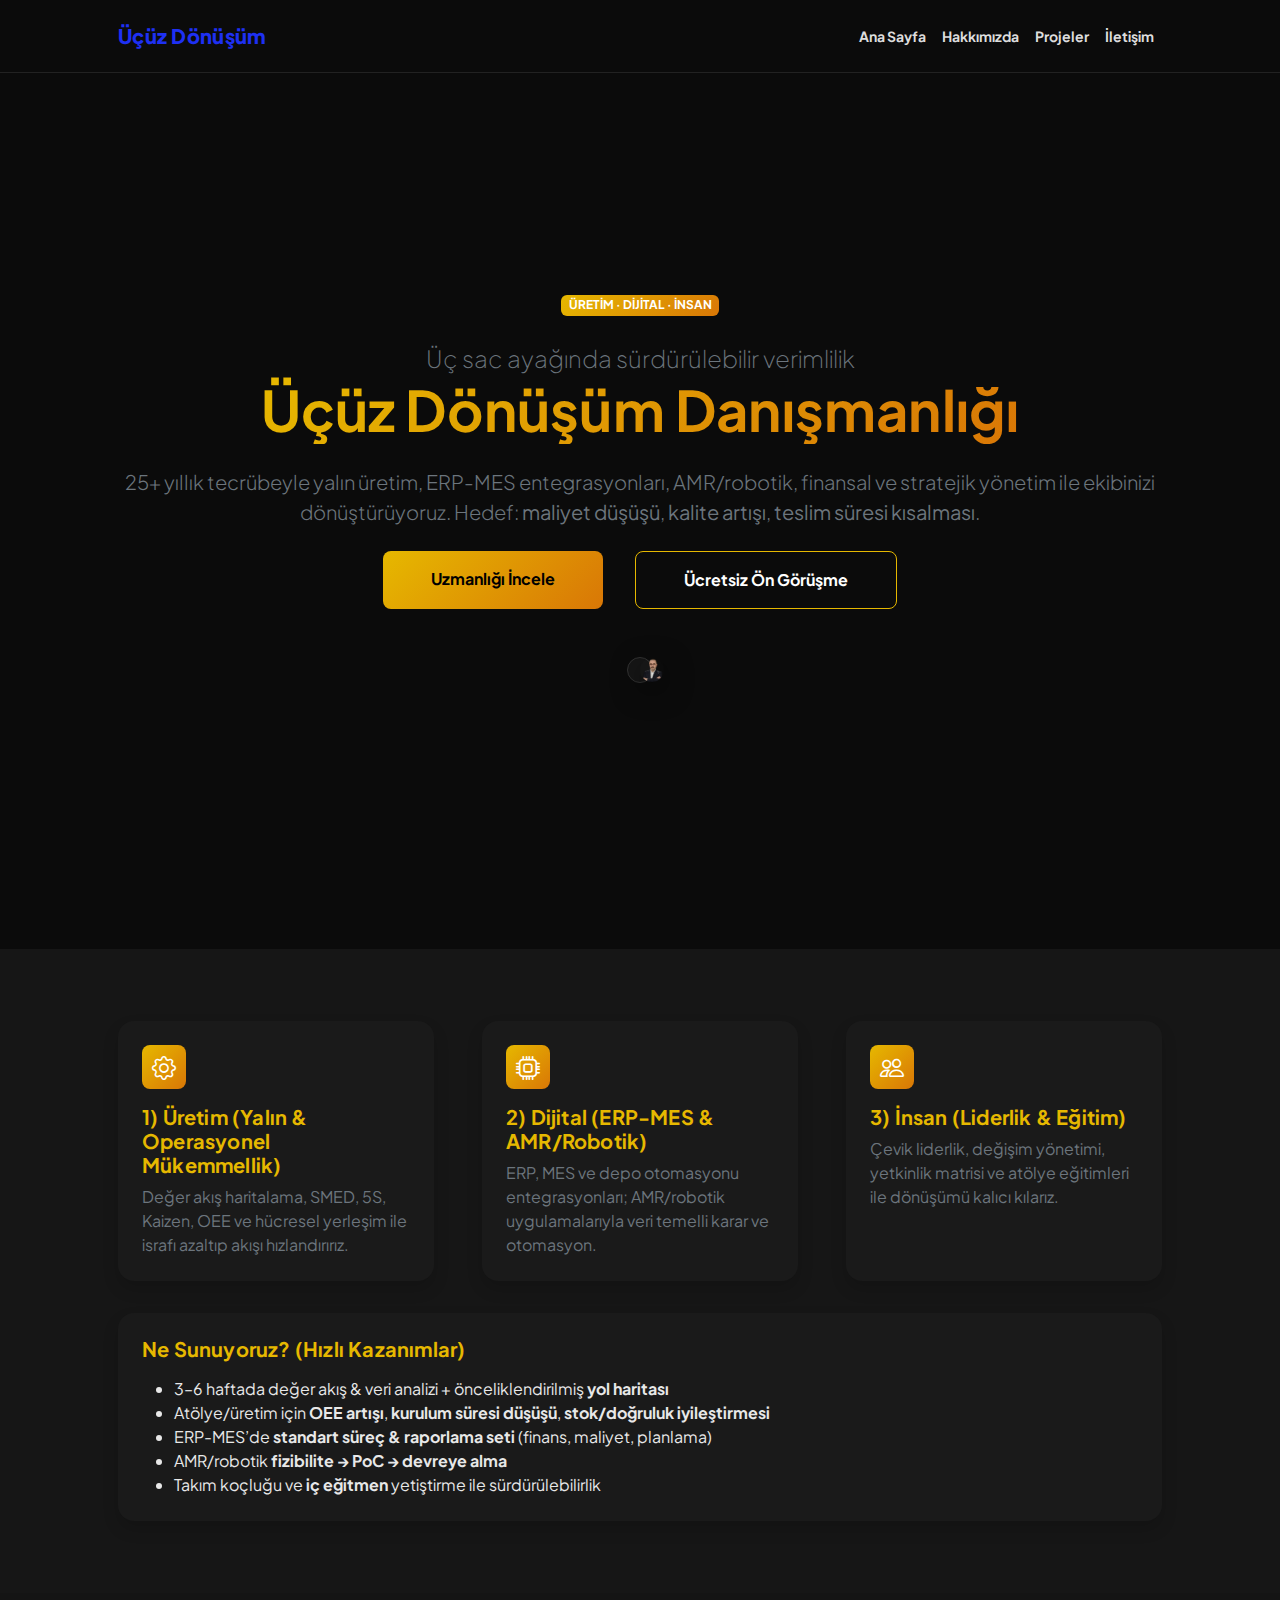
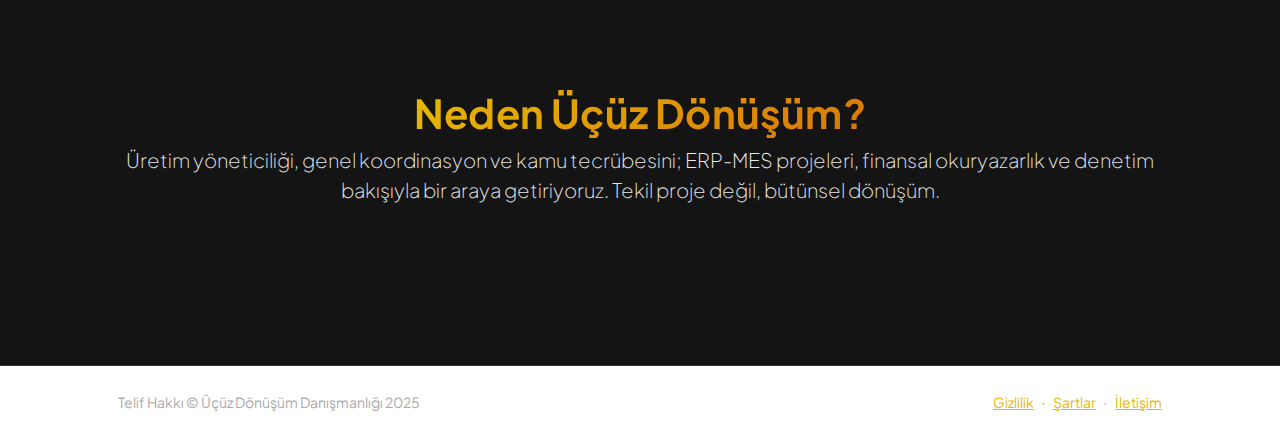
<file: index.html>
<!DOCTYPE html>
<html lang="tr">
<head>
    <meta charset="utf-8" />
    <meta name="viewport" content="width=device-width, initial-scale=1, shrink-to-fit=no" />
    <meta name="description" content="Üçüz Dönüşüm Danışmanlığı: Üretim, Dijital ve İnsan odağında verimlilik artışı" />
    <meta name="author" content="Üçüz Dönüşüm Danışmanlığı" />
    <title>Üçüz Dönüşüm Danışmanlığı</title>
    <link rel="icon" type="image/x-icon" href="assets/favicon.ico" />
    <link rel="preconnect" href="https://fonts.googleapis.com" />
    <link rel="preconnect" href="https://fonts.gstatic.com" crossorigin />
    <link href="https://fonts.googleapis.com/css2?family=Plus+Jakarta+Sans:wght@300;400;600;700;800&display=swap" rel="stylesheet" />
    <link href="https://cdn.jsdelivr.net/npm/bootstrap-icons@1.8.1/font/bootstrap-icons.css" rel="stylesheet" />
    <link href="css/styles.css" rel="stylesheet" />
    <link href="css/custom.css" rel="stylesheet" />
</head>
<body class="d-flex flex-column h-100">
    <main class="flex-shrink-0">
        <!-- Navigation -->
        <nav class="navbar navbar-expand-lg navbar-light bg-white py-3">
            <div class="container px-5">
                <a class="navbar-brand" href="index.html">
                    <span class="fw-bolder text-primary">Üçüz Dönüşüm</span>
                </a>
                <button class="navbar-toggler" type="button" data-bs-toggle="collapse" data-bs-target="#navbarSupportedContent" aria-controls="navbarSupportedContent" aria-expanded="false" aria-label="Menüyü Aç">
                    <span class="navbar-toggler-icon"></span>
                </button>
                <div class="collapse navbar-collapse" id="navbarSupportedContent">
                    <ul class="navbar-nav ms-auto mb-2 mb-lg-0 small fw-bolder">
                        <li class="nav-item"><a class="nav-link" href="index.html">Ana Sayfa</a></li>
                        <li class="nav-item"><a class="nav-link" href="resume.html">Hakkımızda</a></li>
                        <li class="nav-item"><a class="nav-link" href="projects.html">Projeler</a></li>
                        <li class="nav-item"><a class="nav-link" href="contact.html">İletişim</a></li>
                    </ul>
                </div>
            </div>
        </nav>

        <!-- Hero / Header -->
        <header class="py-5">
            <div class="container px-5 pb-5">
                <div class="row gx-5 align-items-center">
                    <div class="col-xxl-5">
                        <div class="text-center text-xxl-start">
                            <div class="badge bg-gradient-primary-to-secondary text-white mb-4">
                                <div class="text-uppercase">Üretim &middot; Dijital &middot; İnsan</div>
                            </div>
                            <div class="fs-4 fw-light text-muted">Üç sac ayağında sürdürülebilir verimlilik</div>
                            <h1 class="display-4 fw-bolder mb-4">
                                <span class="text-gradient d-inline">Üçüz Dönüşüm Danışmanlığı</span>
                            </h1>
                            <p class="lead text-muted mb-4">
                                25+ yıllık tecrübeyle yalın üretim, ERP-MES entegrasyonları, AMR/robotik, finansal ve stratejik yönetim ile
                                ekibinizi dönüştürüyoruz. Hedef: <strong>maliyet düşüşü</strong>, <strong>kalite artışı</strong>, <strong>teslim süresi kısalması</strong>.
                            </p>
                            <div class="d-grid gap-3 d-sm-flex justify-content-sm-center justify-content-xxl-start">
                                <a class="btn btn-primary btn-lg px-5 py-3 me-sm-3 fs-6 fw-bolder" href="resume.html">Uzmanlığı İncele</a>
                                <a class="btn btn-outline-dark btn-lg px-5 py-3 fs-6 fw-bolder" href="contact.html">Ücretsiz Ön Görüşme</a>
                            </div>
                        </div>
                    </div>
                    <div class="col-xxl-7">
                        <div class="d-flex justify-content-center mt-5 mt-xxl-0">
                            <div class="profile bg-gradient-primary-to-secondary">
                                <img class="profile-img" src="assets/profile.png" alt="Profil Görseli" />
                            </div>
                        </div>


                    </div>
                </div>
            </div>
        </header>

        <!-- What is Üçüz Dönüşüm -->
        <section class="py-5">
            <div class="container px-5">
                <div class="row gx-5">
                    <div class="col-lg-4 mb-4">
                        <div class="card shadow border-0 h-100 rounded-4">
                            <div class="card-body p-4">
                                <div class="feature bg-primary text-white rounded-3 mb-3 d-inline-flex align-items-center justify-content-center" style="width:44px;height:44px;">
                                    <i class="bi bi-gear"></i>
                                </div>
                                <h3 class="h5 fw-bolder">1) Üretim (Yalın & Operasyonel Mükemmellik)</h3>
                                <p class="text-muted mb-0">Değer akış haritalama, SMED, 5S, Kaizen, OEE ve hücresel yerleşim ile israfı azaltıp akışı hızlandırırız.</p>
                            </div>
                        </div>
                    </div>
                    <div class="col-lg-4 mb-4">
                        <div class="card shadow border-0 h-100 rounded-4">
                            <div class="card-body p-4">
                                <div class="feature bg-primary text-white rounded-3 mb-3 d-inline-flex align-items-center justify-content-center" style="width:44px;height:44px;">
                                    <i class="bi bi-cpu"></i>
                                </div>
                                <h3 class="h5 fw-bolder">2) Dijital (ERP-MES & AMR/Robotik)</h3>
                                <p class="text-muted mb-0">ERP, MES ve depo otomasyonu entegrasyonları; AMR/robotik uygulamalarıyla veri temelli karar ve otomasyon.</p>
                            </div>
                        </div>
                    </div>
                    <div class="col-lg-4 mb-4">
                        <div class="card shadow border-0 h-100 rounded-4">
                            <div class="card-body p-4">
                                <div class="feature bg-primary text-white rounded-3 mb-3 d-inline-flex align-items-center justify-content-center" style="width:44px;height:44px;">
                                    <i class="bi bi-people"></i>
                                </div>
                                <h3 class="h5 fw-bolder">3) İnsan (Liderlik & Eğitim)</h3>
                                <p class="text-muted mb-0">Çevik liderlik, değişim yönetimi, yetkinlik matrisi ve atölye eğitimleri ile dönüşümü kalıcı kılarız.</p>
                            </div>
                        </div>
                    </div>
                </div>

                <!-- Quick Wins -->
                <div class="row gx-5 mt-2">
                    <div class="col-lg-12">
                        <div class="card shadow border-0 rounded-4">
                            <div class="card-body p-4">
                                <h3 class="h5 fw-bolder mb-3">Ne Sunuyoruz? (Hızlı Kazanımlar)</h3>
                                <ul class="mb-0 text-muted">
                                    <li>3–6 haftada değer akış & veri analizi + önceliklendirilmiş <strong>yol haritası</strong></li>
                                    <li>Atölye/üretim için <strong>OEE artışı</strong>, <strong>kurulum süresi düşüşü</strong>, <strong>stok/doğruluk iyileştirmesi</strong></li>
                                    <li>ERP-MES’de <strong>standart süreç & raporlama seti</strong> (finans, maliyet, planlama)</li>
                                    <li>AMR/robotik <strong>fizibilite → PoC → devreye alma</strong></li>
                                    <li>Takım koçluğu ve <strong>iç eğitmen</strong> yetiştirme ile sürdürülebilirlik</li>
                                </ul>
                            </div>
                        </div>
                    </div>
                </div>

            </div>
        </section>

        <!-- About / social -->
        <section class="bg-light py-5">
            <div class="container px-5">
                <div class="row gx-5 justify-content-center">
                    <div class="col-xxl-10">
                        <div class="text-center my-4">
                            <h2 class="display-6 fw-bolder"><span class="text-gradient d-inline">Neden Üçüz Dönüşüm?</span></h2>
                            <p class="lead fw-light mb-3">
                                Üretim yöneticiliği, genel koordinasyon ve kamu tecrübesini; ERP-MES projeleri, finansal okuryazarlık ve
                                denetim bakışıyla bir araya getiriyoruz. Tekil proje değil, bütünsel dönüşüm.
                            </p>
                            <div class="d-flex justify-content-center fs-2 gap-4">
                                <a class="text-gradient" href="resume.html" title="Deneyim ve Eğitim"><i class="bi bi-award"></i></a>
                                <a class="text-gradient" href="projects.html" title="Örnek Çalışmalar"><i class="bi bi-kanban"></i></a>
                                <a class="text-gradient" href="contact.html" title="Randevu"><i class="bi bi-calendar2-check"></i></a>
                            </div>
                        </div>
                    </div>
                </div>
            </div>
        </section>

    </main>

    <!-- Footer -->
    <footer class="bg-white py-4 mt-auto">
        <div class="container px-5">
            <div class="row align-items-center justify-content-between flex-column flex-sm-row">
                <div class="col-auto"><div class="small m-0">Telif Hakkı &copy; Üçüz Dönüşüm Danışmanlığı 2025</div></div>
                <div class="col-auto">
                    <a class="small" href="#!">Gizlilik</a>
                    <span class="mx-1">&middot;</span>
                    <a class="small" href="#!">Şartlar</a>
                    <span class="mx-1">&middot;</span>
                    <a class="small" href="contact.html">İletişim</a>
                </div>
            </div>
        </div>
    </footer>

    <script src="https://cdn.jsdelivr.net/npm/bootstrap@5.2.3/dist/js/bootstrap.bundle.min.js"></script>
    <script src="js/scripts.js"></script>
</body>
</html>
</file>
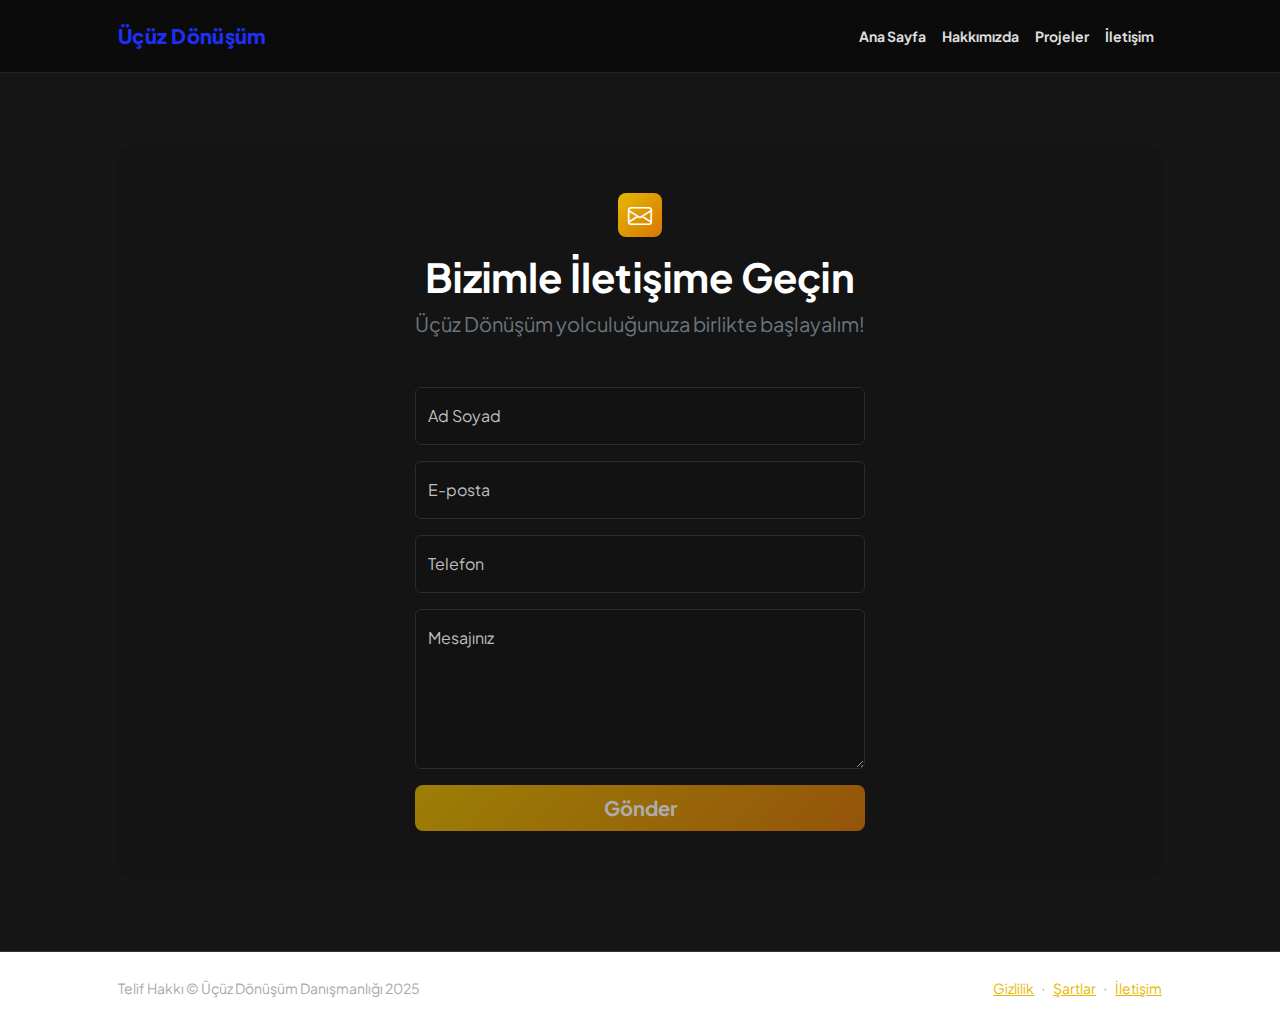
<file: contact.html>
<!DOCTYPE html>
<html lang="tr">
<head>
    <meta charset="utf-8" />
    <meta name="viewport" content="width=device-width, initial-scale=1, shrink-to-fit=no" />
    <meta name="description" content="Üçüz Dönüşüm Danışmanlığı İletişim" />
    <meta name="author" content="Üçüz Dönüşüm Danışmanlığı" />
    <title>İletişim - Üçüz Dönüşüm Danışmanlığı</title>
    <!-- Favicon-->
    <link rel="icon" type="image/x-icon" href="assets/favicon.ico" />
    <!-- Custom Google font-->
    <link rel="preconnect" href="https://fonts.googleapis.com" />
    <link rel="preconnect" href="https://fonts.gstatic.com" crossorigin />
    <link href="https://fonts.googleapis.com/css2?family=Plus+Jakarta+Sans:wght@300;400;600;700;800&display=swap" rel="stylesheet" />
    <!-- Bootstrap icons-->
    <link href="https://cdn.jsdelivr.net/npm/bootstrap-icons@1.8.1/font/bootstrap-icons.css" rel="stylesheet" />
    <!-- Core theme CSS (includes Bootstrap)-->
    <link href="css/styles.css" rel="stylesheet" />
    <!-- Bee theme overrides -->
    <link href="css/custom.css" rel="stylesheet" />
</head>
<body class="d-flex flex-column">
    <main class="flex-shrink-0">
        <!-- Navigation-->
        <nav class="navbar navbar-expand-lg navbar-light bg-white py-3">
            <div class="container px-5">
                <a class="navbar-brand" href="index.html"><span class="fw-bolder text-primary">Üçüz Dönüşüm</span></a>
                <button class="navbar-toggler" type="button" data-bs-toggle="collapse" data-bs-target="#navbarSupportedContent" aria-controls="navbarSupportedContent" aria-expanded="false" aria-label="Menüyü Aç"><span class="navbar-toggler-icon"></span></button>
                <div class="collapse navbar-collapse" id="navbarSupportedContent">
                    <ul class="navbar-nav ms-auto mb-2 mb-lg-0 small fw-bolder">
                        <li class="nav-item"><a class="nav-link" href="index.html">Ana Sayfa</a></li>
                        <li class="nav-item"><a class="nav-link" href="resume.html">Hakkımızda</a></li>
                        <li class="nav-item"><a class="nav-link" href="projects.html">Projeler</a></li>
                        <li class="nav-item"><a class="nav-link active" href="contact.html">İletişim</a></li>
                    </ul>
                </div>
            </div>
        </nav>

        <!-- Page content-->
        <section class="py-5">
            <div class="container px-5">
                <!-- Contact form-->
                <div class="bg-light rounded-4 py-5 px-4 px-md-5">
                    <div class="text-center mb-5">
                        <div class="feature bg-primary bg-gradient-primary-to-secondary text-white rounded-3 mb-3">
                            <i class="bi bi-envelope"></i>
                        </div>
                        <h1 class="fw-bolder">Bizimle İletişime Geçin</h1>
                        <p class="lead fw-normal text-muted mb-0">Üçüz Dönüşüm yolculuğunuza birlikte başlayalım!</p>
                    </div>
                    <div class="row gx-5 justify-content-center">
                        <div class="col-lg-8 col-xl-6">
                            <form id="contactForm" data-sb-form-api-token="API_TOKEN">
                                <!-- İsim -->
                                <div class="form-floating mb-3">
                                    <input class="form-control" id="name" type="text" placeholder="Adınızı giriniz..." data-sb-validations="required" />
                                    <label for="name">Ad Soyad</label>
                                    <div class="invalid-feedback" data-sb-feedback="name:required">İsim zorunludur.</div>
                                </div>
                                <!-- E-posta -->
                                <div class="form-floating mb-3">
                                    <input class="form-control" id="email" type="email" placeholder="ornek@mail.com" data-sb-validations="required,email" />
                                    <label for="email">E-posta</label>
                                    <div class="invalid-feedback" data-sb-feedback="email:required">E-posta zorunludur.</div>
                                    <div class="invalid-feedback" data-sb-feedback="email:email">Geçerli bir e-posta giriniz.</div>
                                </div>
                                <!-- Telefon -->
                                <div class="form-floating mb-3">
                                    <input class="form-control" id="phone" type="tel" placeholder="(5xx) xxx-xxxx" data-sb-validations="required" />
                                    <label for="phone">Telefon</label>
                                    <div class="invalid-feedback" data-sb-feedback="phone:required">Telefon numarası zorunludur.</div>
                                </div>
                                <!-- Mesaj -->
                                <div class="form-floating mb-3">
                                    <textarea class="form-control" id="message" placeholder="Mesajınızı buraya yazınız..." style="height: 10rem" data-sb-validations="required"></textarea>
                                    <label for="message">Mesajınız</label>
                                    <div class="invalid-feedback" data-sb-feedback="message:required">Mesaj alanı boş bırakılamaz.</div>
                                </div>
                                <!-- Submit Success -->
                                <div class="d-none" id="submitSuccessMessage">
                                    <div class="text-center mb-3">
                                        <div class="fw-bolder">Mesajınız başarıyla gönderildi!</div>
                                        En kısa sürede sizinle iletişime geçeceğiz.
                                    </div>
                                </div>
                                <!-- Submit Error -->
                                <div class="d-none" id="submitErrorMessage">
                                    <div class="text-center text-danger mb-3">Mesaj gönderilirken hata oluştu!</div>
                                </div>
                                <!-- Submit Button-->
                                <div class="d-grid">
                                    <button class="btn btn-primary btn-lg disabled" id="submitButton" type="submit">Gönder</button>
                                </div>
                            </form>
                        </div>
                    </div>
                </div>
            </div>
        </section>
    </main>

    <!-- Footer-->
    <footer class="bg-white py-4 mt-auto">
        <div class="container px-5">
            <div class="row align-items-center justify-content-between flex-column flex-sm-row">
                <div class="col-auto"><div class="small m-0">Telif Hakkı &copy; Üçüz Dönüşüm Danışmanlığı 2025</div></div>
                <div class="col-auto">
                    <a class="small" href="#!">Gizlilik</a>
                    <span class="mx-1">&middot;</span>
                    <a class="small" href="#!">Şartlar</a>
                    <span class="mx-1">&middot;</span>
                    <a class="small" href="contact.html">İletişim</a>
                </div>
            </div>
        </div>
    </footer>

    <!-- Bootstrap core JS-->
    <script src="https://cdn.jsdelivr.net/npm/bootstrap@5.2.3/dist/js/bootstrap.bundle.min.js"></script>
    <!-- Core theme JS-->
    <script src="js/scripts.js"></script>
    <!-- Start Bootstrap Forms (opsiyonel) -->
    <script src="https://cdn.startbootstrap.com/sb-forms-latest.js"></script>
</body>
</html>
</file>
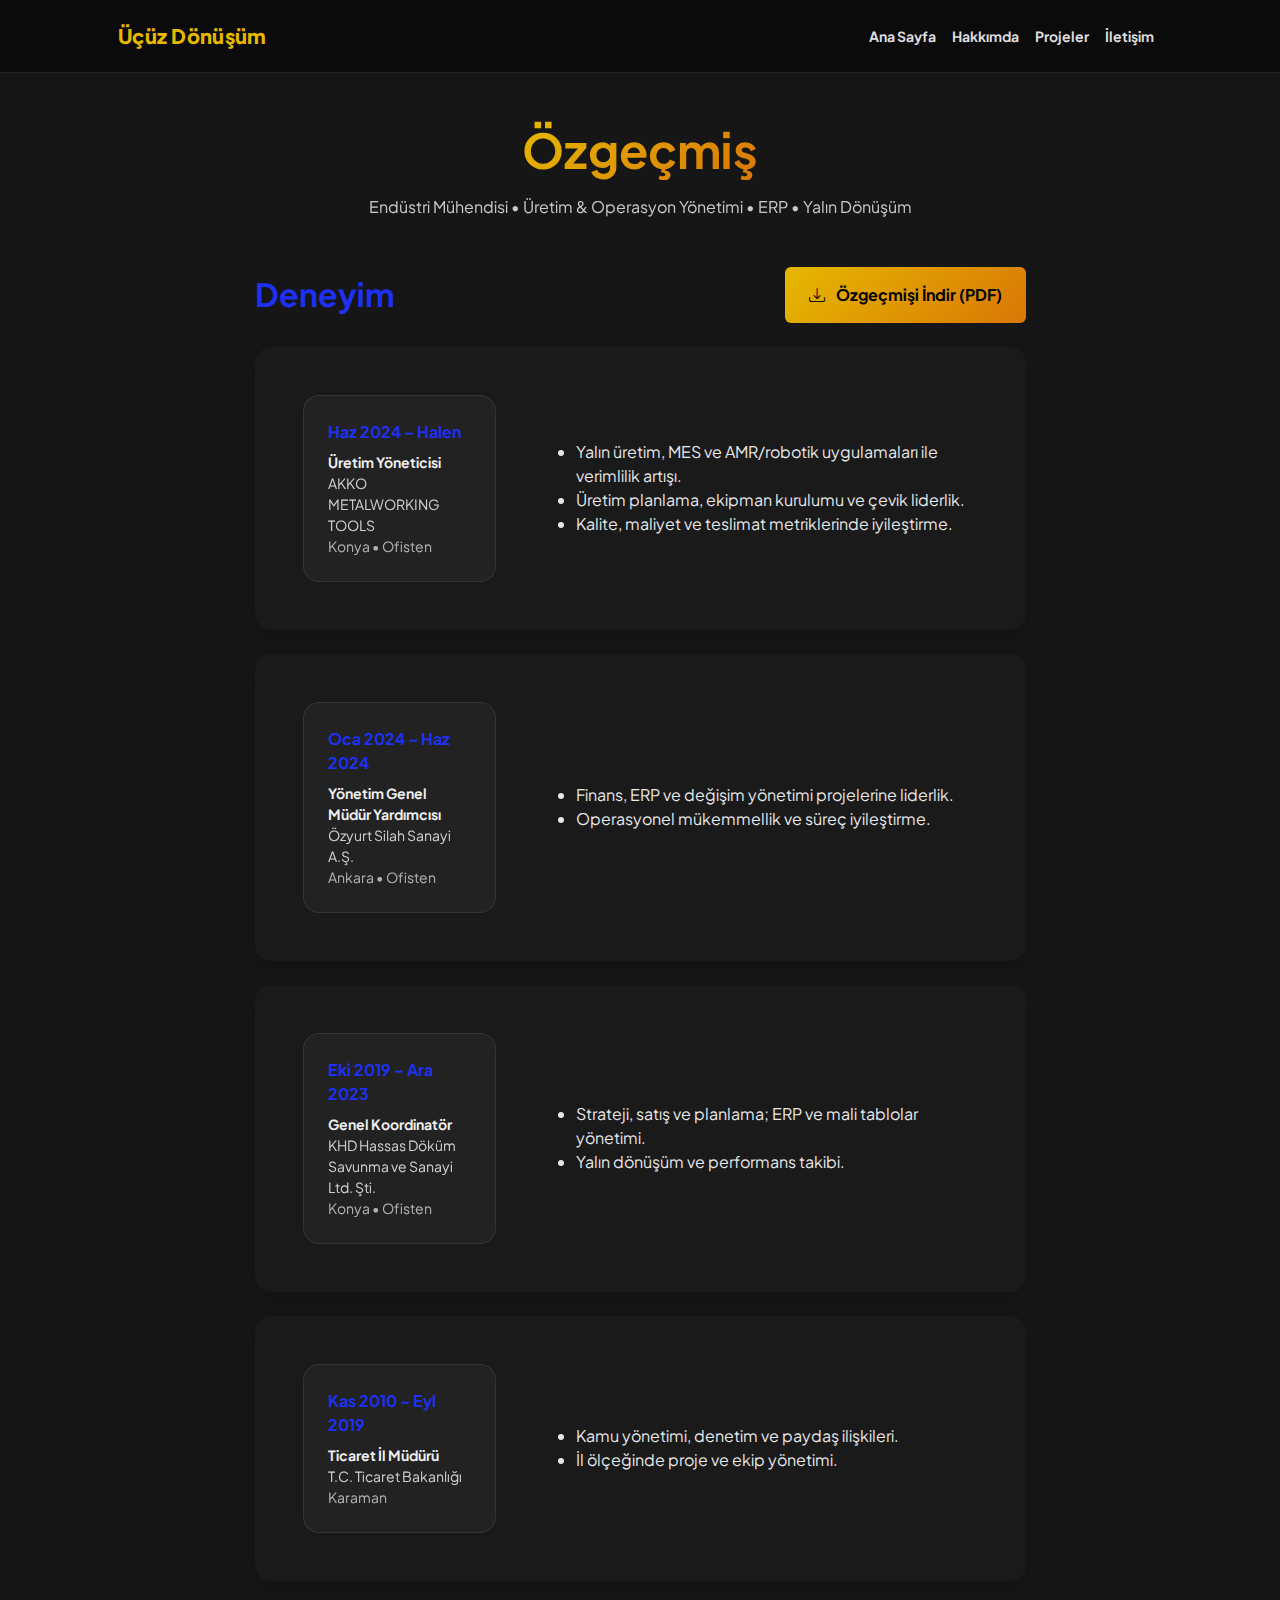
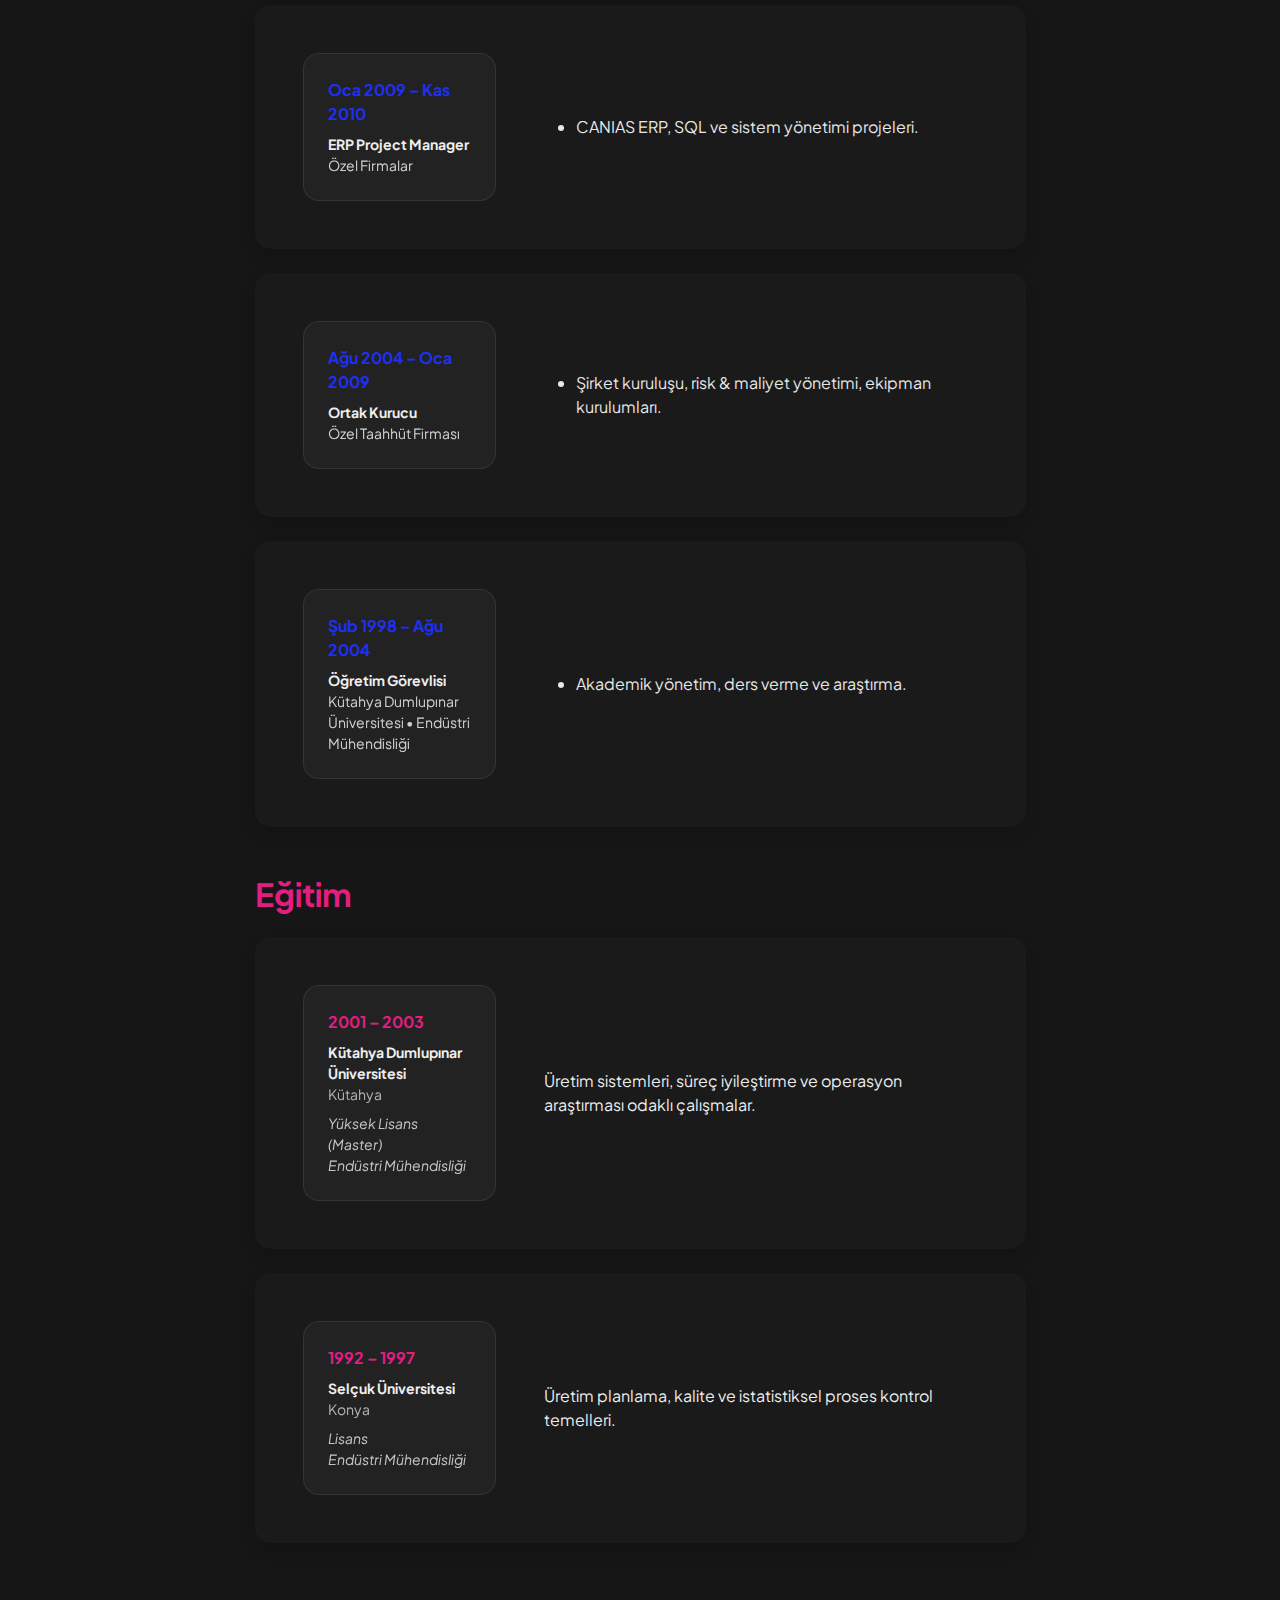
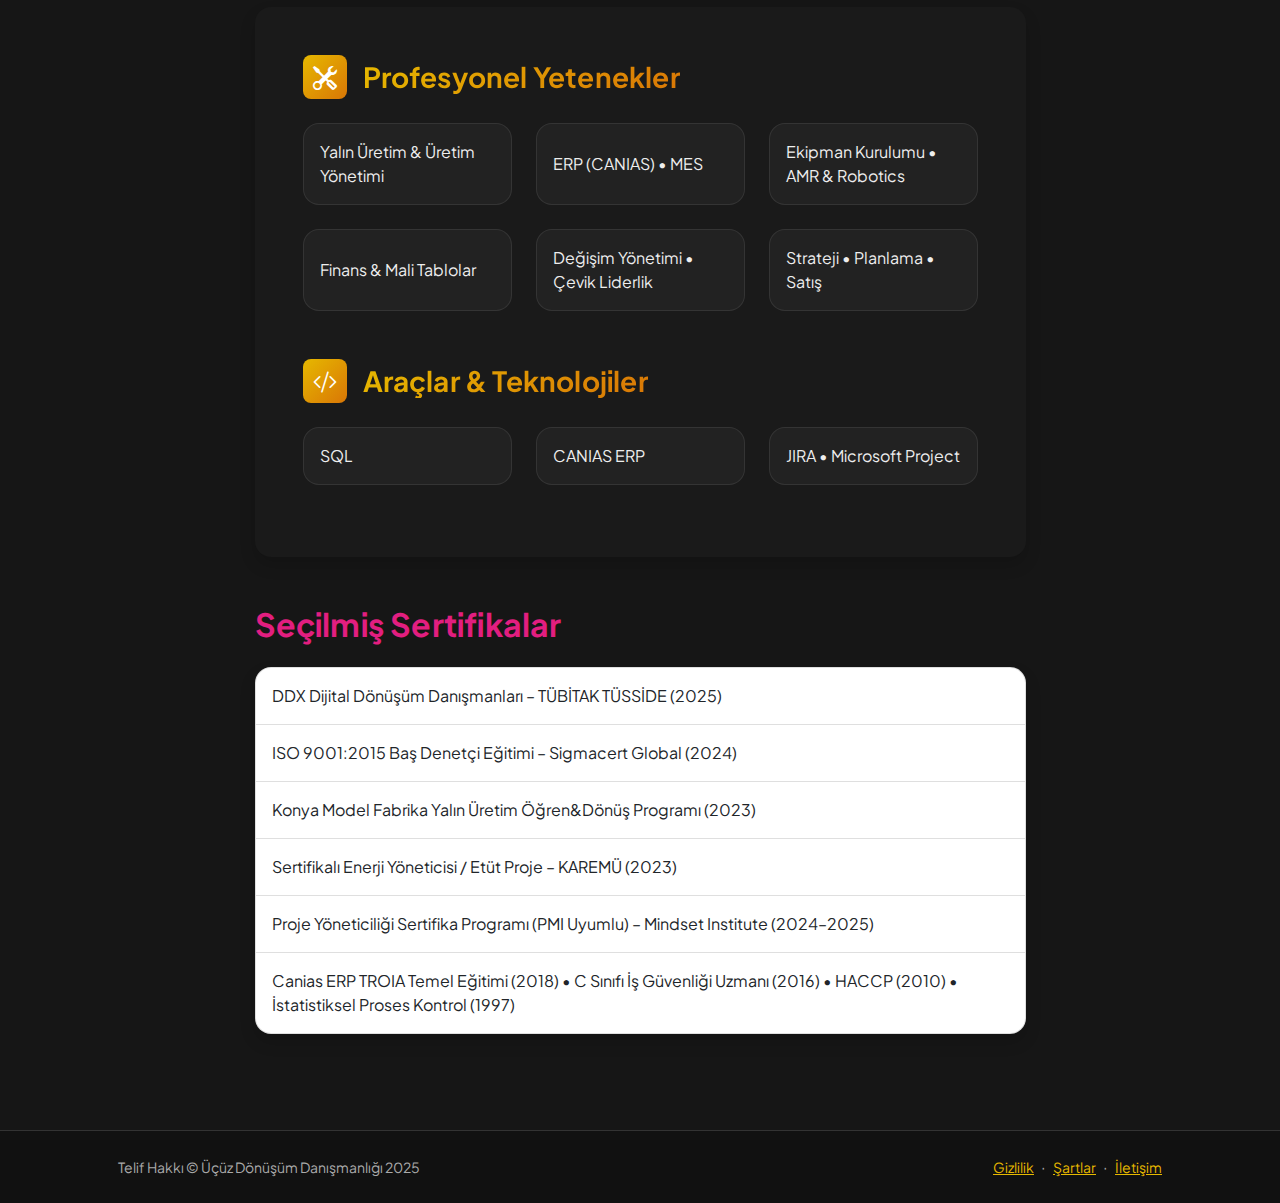
<file: resume.html>
<!DOCTYPE html>
<html lang="tr">
<head>
    <meta charset="utf-8" />
    <meta name="viewport" content="width=device-width, initial-scale=1, shrink-to-fit=no" />
    <meta name="description" content="Özgeçmiş ve deneyimler" />
    <meta name="author" content="Yüce Emre Arı" />
    <title>Özgeçmiş | Üçüz Dönüşüm Danışmanlığı</title>

    <!-- Favicon -->
    <link rel="icon" type="image/x-icon" href="assets/favicon.ico" />

    <!-- Font -->
    <link rel="preconnect" href="https://fonts.googleapis.com" />
    <link rel="preconnect" href="https://fonts.gstatic.com" crossorigin />
    <link href="https://fonts.googleapis.com/css2?family=Plus+Jakarta+Sans:wght@300;400;600;700;800;900&display=swap" rel="stylesheet" />

    <!-- Icons -->
    <link href="https://cdn.jsdelivr.net/npm/bootstrap-icons@1.8.1/font/bootstrap-icons.css" rel="stylesheet" />

    <!-- Temel tema (template'in kendi dosyası) -->
    <link href="css/styles.css" rel="stylesheet" />

    <!-- Bizim override dosyamız: custom.css DAİMA styles.css'ten sonra gelmeli -->
    <link href="css/custom.css" rel="stylesheet" />
</head>
<body class="d-flex flex-column h-100">
    <main class="flex-shrink-0">

        <!-- Navbar (renkler custom.css ile override ediliyor) -->
        <nav class="navbar navbar-expand-lg py-3">
            <div class="container px-5">
                <a class="navbar-brand" href="index.html">
                    <span class="fw-bolder">Üçüz Dönüşüm</span>
                </a>
                <button class="navbar-toggler" type="button" data-bs-toggle="collapse" data-bs-target="#navbarSupportedContent" aria-label="Menüyü Aç/Kapat">
                    <span class="navbar-toggler-icon"></span>
                </button>

                <div class="collapse navbar-collapse" id="navbarSupportedContent">
                    <ul class="navbar-nav ms-auto mb-2 mb-lg-0 small fw-bolder">
                        <li class="nav-item"><a class="nav-link" href="index.html">Ana Sayfa</a></li>
                        <li class="nav-item"><a class="nav-link active" href="resume.html">Hakkımda</a></li>
                        <li class="nav-item"><a class="nav-link" href="projects.html">Projeler</a></li>
                        <li class="nav-item"><a class="nav-link" href="contact.html">İletişim</a></li>
                    </ul>
                </div>
            </div>
        </nav>

        <!-- Sayfa İçeriği -->
        <div class="container px-5 my-5">
            <div class="text-center mb-5">
                <h1 class="display-5 fw-bolder mb-0"><span class="text-gradient d-inline">Özgeçmiş</span></h1>
                <p class="mt-3 mb-0" style="opacity:.85">Endüstri Mühendisi • Üretim & Operasyon Yönetimi • ERP • Yalın Dönüşüm</p>
            </div>

            <div class="row gx-5 justify-content-center">
                <div class="col-lg-11 col-xl-9 col-xxl-8">

                    <!-- Deneyim -->
                    <section>
                        <div class="d-flex align-items-center justify-content-between mb-4">
                            <h2 class="text-primary fw-bolder mb-0">Deneyim</h2>
                            <a class="btn btn-primary px-4 py-3" href="assets/cv.pdf" target="_blank" rel="noopener">
                                <i class="bi bi-download me-2"></i> Özgeçmişi İndir (PDF)
                            </a>
                        </div>

                        <!-- Üretim Yöneticisi -->
                        <div class="card shadow border-0 rounded-4 mb-4">
                            <div class="card-body p-5">
                                <div class="row align-items-center gx-5">
                                    <div class="col text-center text-lg-start mb-4 mb-lg-0">
                                        <div class="p-4 rounded-4" style="background:rgba(255,255,255,.04);border:1px solid rgba(255,255,255,.08)">
                                            <div class="text-primary fw-bolder mb-2">Haz 2024 – Halen</div>
                                            <div class="small fw-bolder">Üretim Yöneticisi</div>
                                            <div class="small" style="opacity:.85">AKKO METALWORKING TOOLS</div>
                                            <div class="small" style="opacity:.7">Konya • Ofisten</div>
                                        </div>
                                    </div>
                                    <div class="col-lg-8">
                                        <ul class="mb-0">
                                            <li>Yalın üretim, MES ve AMR/robotik uygulamaları ile verimlilik artışı.</li>
                                            <li>Üretim planlama, ekipman kurulumu ve çevik liderlik.</li>
                                            <li>Kalite, maliyet ve teslimat metriklerinde iyileştirme.</li>
                                        </ul>
                                    </div>
                                </div>
                            </div>
                        </div>

                        <!-- GMY Yardımcısı -->
                        <div class="card shadow border-0 rounded-4 mb-4">
                            <div class="card-body p-5">
                                <div class="row align-items-center gx-5">
                                    <div class="col text-center text-lg-start mb-4 mb-lg-0">
                                        <div class="p-4 rounded-4" style="background:rgba(255,255,255,.04);border:1px solid rgba(255,255,255,.08)">
                                            <div class="text-primary fw-bolder mb-2">Oca 2024 – Haz 2024</div>
                                            <div class="small fw-bolder">Yönetim Genel Müdür Yardımcısı</div>
                                            <div class="small" style="opacity:.85">Özyurt Silah Sanayi A.Ş.</div>
                                            <div class="small" style="opacity:.7">Ankara • Ofisten</div>
                                        </div>
                                    </div>
                                    <div class="col-lg-8">
                                        <ul class="mb-0">
                                            <li>Finans, ERP ve değişim yönetimi projelerine liderlik.</li>
                                            <li>Operasyonel mükemmellik ve süreç iyileştirme.</li>
                                        </ul>
                                    </div>
                                </div>
                            </div>
                        </div>

                        <!-- Genel Koordinatör -->
                        <div class="card shadow border-0 rounded-4 mb-4">
                            <div class="card-body p-5">
                                <div class="row align-items-center gx-5">
                                    <div class="col text-center text-lg-start mb-4 mb-lg-0">
                                        <div class="p-4 rounded-4" style="background:rgba(255,255,255,.04);border:1px solid rgba(255,255,255,.08)">
                                            <div class="text-primary fw-bolder mb-2">Eki 2019 – Ara 2023</div>
                                            <div class="small fw-bolder">Genel Koordinatör</div>
                                            <div class="small" style="opacity:.85">KHD Hassas Döküm Savunma ve Sanayi Ltd. Şti.</div>
                                            <div class="small" style="opacity:.7">Konya • Ofisten</div>
                                        </div>
                                    </div>
                                    <div class="col-lg-8">
                                        <ul class="mb-0">
                                            <li>Strateji, satış ve planlama; ERP ve mali tablolar yönetimi.</li>
                                            <li>Yalın dönüşüm ve performans takibi.</li>
                                        </ul>
                                    </div>
                                </div>
                            </div>
                        </div>

                        <!-- Ticaret İl Müdürü -->
                        <div class="card shadow border-0 rounded-4 mb-4">
                            <div class="card-body p-5">
                                <div class="row align-items-center gx-5">
                                    <div class="col text-center text-lg-start mb-4 mb-lg-0">
                                        <div class="p-4 rounded-4" style="background:rgba(255,255,255,.04);border:1px solid rgba(255,255,255,.08)">
                                            <div class="text-primary fw-bolder mb-2">Kas 2010 – Eyl 2019</div>
                                            <div class="small fw-bolder">Ticaret İl Müdürü</div>
                                            <div class="small" style="opacity:.85">T.C. Ticaret Bakanlığı</div>
                                            <div class="small" style="opacity:.7">Karaman</div>
                                        </div>
                                    </div>
                                    <div class="col-lg-8">
                                        <ul class="mb-0">
                                            <li>Kamu yönetimi, denetim ve paydaş ilişkileri.</li>
                                            <li>İl ölçeğinde proje ve ekip yönetimi.</li>
                                        </ul>
                                    </div>
                                </div>
                            </div>
                        </div>

                        <!-- ERP PM -->
                        <div class="card shadow border-0 rounded-4 mb-4">
                            <div class="card-body p-5">
                                <div class="row align-items-center gx-5">
                                    <div class="col text-center text-lg-start mb-4 mb-lg-0">
                                        <div class="p-4 rounded-4" style="background:rgba(255,255,255,.04);border:1px solid rgba(255,255,255,.08)">
                                            <div class="text-primary fw-bolder mb-2">Oca 2009 – Kas 2010</div>
                                            <div class="small fw-bolder">ERP Project Manager</div>
                                            <div class="small" style="opacity:.85">Özel Firmalar</div>
                                        </div>
                                    </div>
                                    <div class="col-lg-8">
                                        <ul class="mb-0">
                                            <li>CANIAS ERP, SQL ve sistem yönetimi projeleri.</li>
                                        </ul>
                                    </div>
                                </div>
                            </div>
                        </div>

                        <!-- Ortak Kurucu -->
                        <div class="card shadow border-0 rounded-4 mb-4">
                            <div class="card-body p-5">
                                <div class="row align-items-center gx-5">
                                    <div class="col text-center text-lg-start mb-4 mb-lg-0">
                                        <div class="p-4 rounded-4" style="background:rgba(255,255,255,.04);border:1px solid rgba(255,255,255,.08)">
                                            <div class="text-primary fw-bolder mb-2">Ağu 2004 – Oca 2009</div>
                                            <div class="small fw-bolder">Ortak Kurucu</div>
                                            <div class="small" style="opacity:.85">Özel Taahhüt Firması</div>
                                        </div>
                                    </div>
                                    <div class="col-lg-8">
                                        <ul class="mb-0">
                                            <li>Şirket kuruluşu, risk & maliyet yönetimi, ekipman kurulumları.</li>
                                        </ul>
                                    </div>
                                </div>
                            </div>
                        </div>

                        <!-- Öğretim Görevlisi -->
                        <div class="card shadow border-0 rounded-4 mb-5">
                            <div class="card-body p-5">
                                <div class="row align-items-center gx-5">
                                    <div class="col text-center text-lg-start mb-4 mb-lg-0">
                                        <div class="p-4 rounded-4" style="background:rgba(255,255,255,.04);border:1px solid rgba(255,255,255,.08)">
                                            <div class="text-primary fw-bolder mb-2">Şub 1998 – Ağu 2004</div>
                                            <div class="small fw-bolder">Öğretim Görevlisi</div>
                                            <div class="small" style="opacity:.85">Kütahya Dumlupınar Üniversitesi • Endüstri Mühendisliği</div>
                                        </div>
                                    </div>
                                    <div class="col-lg-8">
                                        <ul class="mb-0">
                                            <li>Akademik yönetim, ders verme ve araştırma.</li>
                                        </ul>
                                    </div>
                                </div>
                            </div>
                        </div>
                    </section>

                    <!-- Eğitim -->
                    <section>
                        <h2 class="text-secondary fw-bolder mb-4">Eğitim</h2>

                        <div class="card shadow border-0 rounded-4 mb-4">
                            <div class="card-body p-5">
                                <div class="row align-items-center gx-5">
                                    <div class="col text-center text-lg-start mb-4 mb-lg-0">
                                        <div class="p-4 rounded-4" style="background:rgba(255,255,255,.04);border:1px solid rgba(255,255,255,.08)">
                                            <div class="text-secondary fw-bolder mb-2">2001 – 2003</div>
                                            <div class="mb-2">
                                                <div class="small fw-bolder">Kütahya Dumlupınar Üniversitesi</div>
                                                <div class="small" style="opacity:.7">Kütahya</div>
                                            </div>
                                            <div class="fst-italic">
                                                <div class="small" style="opacity:.8">Yüksek Lisans (Master)</div>
                                                <div class="small" style="opacity:.8">Endüstri Mühendisliği</div>
                                            </div>
                                        </div>
                                    </div>
                                    <div class="col-lg-8">
                                        <div>Üretim sistemleri, süreç iyileştirme ve operasyon araştırması odaklı çalışmalar.</div>
                                    </div>
                                </div>
                            </div>
                        </div>

                        <div class="card shadow border-0 rounded-4 mb-5">
                            <div class="card-body p-5">
                                <div class="row align-items-center gx-5">
                                    <div class="col text-center text-lg-start mb-4 mb-lg-0">
                                        <div class="p-4 rounded-4" style="background:rgba(255,255,255,.04);border:1px solid rgba(255,255,255,.08)">
                                            <div class="text-secondary fw-bolder mb-2">1992 – 1997</div>
                                            <div class="mb-2">
                                                <div class="small fw-bolder">Selçuk Üniversitesi</div>
                                                <div class="small" style="opacity:.7">Konya</div>
                                            </div>
                                            <div class="fst-italic">
                                                <div class="small" style="opacity:.8">Lisans</div>
                                                <div class="small" style="opacity:.8">Endüstri Mühendisliği</div>
                                            </div>
                                        </div>
                                    </div>
                                    <div class="col-lg-8"><div>Üretim planlama, kalite ve istatistiksel proses kontrol temelleri.</div></div>
                                </div>
                            </div>
                        </div>
                    </section>

                    <!-- Ayraç -->
                    <div class="pb-3"></div>

                    <!-- Yetenekler -->
                    <section>
                        <div class="card shadow border-0 rounded-4 mb-5">
                            <div class="card-body p-5">
                                <!-- Profesyonel Yetenekler -->
                                <div class="mb-5">
                                    <div class="d-flex align-items-center mb-4">
                                        <div class="feature bg-primary bg-gradient-primary-to-secondary text-white rounded-3 me-3">
                                            <i class="bi bi-tools"></i>
                                        </div>
                                        <h3 class="fw-bolder mb-0"><span class="text-gradient d-inline">Profesyonel Yetenekler</span></h3>
                                    </div>
                                    <div class="row row-cols-1 row-cols-md-3 mb-4">
                                        <div class="col mb-4 mb-md-0"><div class="d-flex align-items-center rounded-4 p-3 h-100" style="background:rgba(255,255,255,.04);border:1px solid rgba(255,255,255,.08)">Yalın Üretim & Üretim Yönetimi</div></div>
                                        <div class="col mb-4 mb-md-0"><div class="d-flex align-items-center rounded-4 p-3 h-100" style="background:rgba(255,255,255,.04);border:1px solid rgba(255,255,255,.08)">ERP (CANIAS) • MES</div></div>
                                        <div class="col"><div class="d-flex align-items-center rounded-4 p-3 h-100" style="background:rgba(255,255,255,.04);border:1px solid rgba(255,255,255,.08)">Ekipman Kurulumu • AMR & Robotics</div></div>
                                    </div>
                                    <div class="row row-cols-1 row-cols-md-3">
                                        <div class="col mb-4 mb-md-0"><div class="d-flex align-items-center rounded-4 p-3 h-100" style="background:rgba(255,255,255,.04);border:1px solid rgba(255,255,255,.08)">Finans & Mali Tablolar</div></div>
                                        <div class="col mb-4 mb-md-0"><div class="d-flex align-items-center rounded-4 p-3 h-100" style="background:rgba(255,255,255,.04);border:1px solid rgba(255,255,255,.08)">Değişim Yönetimi • Çevik Liderlik</div></div>
                                        <div class="col"><div class="d-flex align-items-center rounded-4 p-3 h-100" style="background:rgba(255,255,255,.04);border:1px solid rgba(255,255,255,.08)">Strateji • Planlama • Satış</div></div>
                                    </div>
                                </div>

                                <!-- Araçlar & Teknolojiler -->
                                <div class="mb-0">
                                    <div class="d-flex align-items-center mb-4">
                                        <div class="feature bg-primary bg-gradient-primary-to-secondary text-white rounded-3 me-3">
                                            <i class="bi bi-code-slash"></i>
                                        </div>
                                        <h3 class="fw-bolder mb-0"><span class="text-gradient d-inline">Araçlar & Teknolojiler</span></h3>
                                    </div>
                                    <div class="row row-cols-1 row-cols-md-3 mb-4">
                                        <div class="col mb-4 mb-md-0"><div class="d-flex align-items-center rounded-4 p-3 h-100" style="background:rgba(255,255,255,.04);border:1px solid rgba(255,255,255,.08)">SQL</div></div>
                                        <div class="col mb-4 mb-md-0"><div class="d-flex align-items-center rounded-4 p-3 h-100" style="background:rgba(255,255,255,.04);border:1px solid rgba(255,255,255,.08)">CANIAS ERP</div></div>
                                        <div class="col"><div class="d-flex align-items-center rounded-4 p-3 h-100" style="background:rgba(255,255,255,.04);border:1px solid rgba(255,255,255,.08)">JIRA • Microsoft Project</div></div>
                                    </div>
                                </div>
                            </div>
                        </div>
                    </section>

                    <!-- Sertifikalar (özet) -->
                    <section class="mb-5">
                        <h2 class="text-secondary fw-bolder mb-4">Seçilmiş Sertifikalar</h2>
                        <ul class="list-group shadow border-0 rounded-4">
                            <li class="list-group-item p-3">DDX Dijital Dönüşüm Danışmanları – TÜBİTAK TÜSSİDE (2025)</li>
                            <li class="list-group-item p-3">ISO 9001:2015 Baş Denetçi Eğitimi – Sigmacert Global (2024)</li>
                            <li class="list-group-item p-3">Konya Model Fabrika Yalın Üretim Öğren&Dönüş Programı (2023)</li>
                            <li class="list-group-item p-3">Sertifikalı Enerji Yöneticisi / Etüt Proje – KAREMÜ (2023)</li>
                            <li class="list-group-item p-3">Proje Yöneticiliği Sertifika Programı (PMI Uyumlu) – Mindset Institute (2024–2025)</li>
                            <li class="list-group-item p-3">Canias ERP TROIA Temel Eğitimi (2018) • C Sınıfı İş Güvenliği Uzmanı (2016) • HACCP (2010) • İstatistiksel Proses Kontrol (1997)</li>
                        </ul>
                    </section>

                </div>
            </div>
        </div>
    </main>

    <!-- Footer (renkler custom.css ile override ediliyor) -->
    <footer class="py-4 mt-auto">
        <div class="container px-5">
            <div class="row align-items-center justify-content-between flex-column flex-sm-row">
                <div class="col-auto"><div class="small m-0">Telif Hakkı &copy; Üçüz Dönüşüm Danışmanlığı 2025</div></div>
                <div class="col-auto">
                    <a class="small" href="#!">Gizlilik</a>
                    <span class="mx-1">&middot;</span>
                    <a class="small" href="#!">Şartlar</a>
                    <span class="mx-1">&middot;</span>
                    <a class="small" href="contact.html">İletişim</a>
                </div>
            </div>
        </div>
    </footer>

    <!-- JS -->
    <script src="https://cdn.jsdelivr.net/npm/bootstrap@5.2.3/dist/js/bootstrap.bundle.min.js"></script>
    <script src="js/scripts.js"></script>
</body>
</html>
</file>
<file: css/custom.css>
﻿@charset "UTF-8";
/* =====================================================================
   BEE THEME v2 – Kurumsal & Profesyonel (Start Bootstrap - Personal)
   Renk Paleti: Siyah (#0B0B0B), Koyu (#161616), Altın (#E6B800),
                Kehribar (#D97706), Beyaz (#FFFFFF)
   Bu dosya, orijinal styles.css üzerini örter (override eder).
   ===================================================================== */

/* ------------------------------
   1) Tema Değişkenleri
   ------------------------------ */
:root {
    --bee-black: #0B0B0B;
    --bee-dark: #161616;
    --bee-gold: #E6B800;
    --bee-amber: #D97706;
    --bee-white: #FFFFFF;
    --bee-light: #f5f5f5;
    /* Bootstrap override */
    --bs-primary: var(--bee-gold);
    --bs-secondary: var(--bee-amber);
    --bs-dark: var(--bee-black);
    --bs-light: var(--bee-light);
    --bs-link-color: var(--bee-gold);
    --bs-link-hover-color: #cfa400;
    --bee-gradient: linear-gradient(135deg, var(--bee-gold), var(--bee-amber));
}

/* ------------------------------
   2) Gövde & Tipografi
   ------------------------------ */
html, body {
    height: 100%;
}

body {
    background-color: var(--bee-dark);
    color: var(--bee-white);
    font-family: "Plus Jakarta Sans", system-ui, -apple-system, Segoe UI, Roboto, Arial, sans-serif;
    -webkit-font-smoothing: antialiased;
    -moz-osx-font-smoothing: grayscale;
}

h1, h2, h3, h4, h5, h6 {
    color: var(--bee-white);
    letter-spacing: .2px;
}

p, li {
    color: #e8e8e8;
}

.text-gradient {
    background: var(--bee-gradient);
    -webkit-background-clip: text;
    background-clip: text;
    color: transparent;
}

/* ------------------------------
   3) Navbar
   ------------------------------ */
.navbar {
    background: var(--bee-black) !important;
    border-bottom: 1px solid #222;
}

    .navbar .navbar-brand {
        color: var(--bee-gold) !important;
        font-weight: 800;
        letter-spacing: .3px;
    }

    .navbar .nav-link {
        color: #ddd !important;
    }

        .navbar .nav-link:hover,
        .navbar .nav-link:focus {
            color: var(--bee-amber) !important;
        }

/* ------------------------------
   4) Header / Hero
   ------------------------------ */
header {
    background: var(--bee-black);
}

.badge.bg-gradient-primary-to-secondary {
    background: var(--bee-gradient) !important;
    color: #000;
    font-weight: 700;
    border: none;
}

/* === HERO / PROFİL HİZA + UZAMA/SIKIŞMA FİX === */
/* Row ve kolonları dikeyde ortala */
@media (min-width: 992px) {
    header .container {
        min-height: calc(100vh - 120px);
        display: flex;
        align-items: center; /* dikey ortalama */
    }

    header .row {
        align-items: center !important;
    }

    header .col-xxl-5,
    header .col-xxl-7 {
        display: flex;
        align-items: center;
    }

    header .col-xxl-7 {
        justify-content: center;
    }
    /* görseli yatay merkezle */
}
/* Mobilde de yatay merkez */
@media (max-width: 991.98px) {
    header .col-xxl-7 .d-flex {
        justify-content: center !important;
    }
}

/* TEMA’dan gelebilecek ölçü/transform dayamalarını sıfırla */
header .profile,
header .profile * {
    box-sizing: border-box;
    max-height: none !important;
    transform: none !important;
}

/* Profil kapsayıcısı */
.profile {
    margin: 0 auto; /* yatay merkez */
    border-radius: 16px;
    padding: 12px;
    background: var(--bee-dark);
    border: 1px solid #333;
    height: auto !important;
    width: auto !important;
    max-width: 520px; /* taşmayı engelle */
}
    /* Dekoratif noktalar/pseudo öğeler kapalı */
    .profile .dots-1,
    .profile .dots-2,
    .profile .dots-3,
    .profile .dots-4,
    .profile::before,
    .profile::after {
        display: none !important;
        content: none !important;
    }

/* Görsel – ORAN KORU, UZAMA/SIKIŞMA YOK */
.profile-img {
    display: block;
    width: min(420px, 100%) !important; /* masaüstünde ~420px’e kadar */
    height: auto !important; /* oranı koru */
    object-fit: contain !important; /* kırpma yok */
    aspect-ratio: auto !important; /* muhtemel sabit oranı iptal */
    border-radius: 16px;
    box-shadow: 0 8px 28px rgba(0,0,0,.6);
    margin: 0 auto; /* tam merkez */
}

/* ------------------------------
   5) Kartlar
   ------------------------------ */
.card {
    background: #1a1a1a;
    border: 1px solid #333;
    color: #eee;
    border-radius: 14px;
    box-shadow: 0 4px 20px rgba(0,0,0,.4);
}

    .card h1, .card h2, .card h3, .card h4, .card h5, .card h6 {
        color: var(--bee-gold);
    }

/* Bölümler için koyu arkaplan */
.bg-light {
    background-color: #141414 !important;
}

/* ------------------------------
   6) Butonlar
   ------------------------------ */
.btn-primary {
    background: var(--bee-gradient);
    border: none;
    color: #000;
    font-weight: 700;
}

    .btn-primary:hover {
        filter: brightness(.9);
        color: #000;
    }

.btn-outline-dark {
    color: var(--bee-white);
    border-color: var(--bee-gold);
}

    .btn-outline-dark:hover {
        background: var(--bee-gold);
        color: #000;
    }

/* Linkler & ikon linkleri */
a {
    color: var(--bee-gold);
}

    a:hover {
        color: var(--bee-amber);
    }

    a.text-gradient, a.text-gradient:hover {
        color: var(--bee-gold) !important;
        background: none;
    }

/* ------------------------------
   7) Formlar (İletişim)
   ------------------------------ */
.form-control {
    color: #e9e9e9;
    background: #121212;
    border: 1px solid #2c2c2c;
}

    .form-control:focus {
        color: #fff;
        background: #121212;
        border-color: #f1c200;
        box-shadow: 0 0 0 .2rem rgba(230,184,0,.25);
    }

.form-floating > label {
    color: #bfbfbf;
}

textarea.form-control {
    min-height: 10rem;
}

/* ------------------------------
   8) Footer
   ------------------------------ */
footer {
    background: #111;
    color: #aaa;
    border-top: 1px solid #333;
}

    footer a.small {
        color: var(--bee-gold);
    }

        footer a.small:hover {
            color: var(--bee-amber);
        }

/* ------------------------------
   9) Genel Boşluk & Yardımcılar
   ------------------------------ */
section.py-5 {
    padding-top: 4.5rem !important;
    padding-bottom: 4.5rem !important;
}

.container .feature {
    display: inline-flex;
    align-items: center;
    justify-content: center;
    width: 44px;
    height: 44px;
    border-radius: 10px;
    background: var(--bee-gradient);
    color: #000;
}

/* Opsiyonel uyarı/şerit */
.bee-stripe {
    background: repeating-linear-gradient(135deg, #000 0 14px, #E6B800 14px 28px);
    color: #000;
}

/* ------------------------------
   10) Responsive İnce Ayar
   ------------------------------ */
@media (max-width: 992px) {
    .navbar .nav-link {
        padding: .5rem .4rem;
    }
}

@media (max-width: 576px) {
    .profile-img {
        width: min(320px, 100%) !important;
    }

    .card {
        border-radius: 12px;
    }
}
</file>
